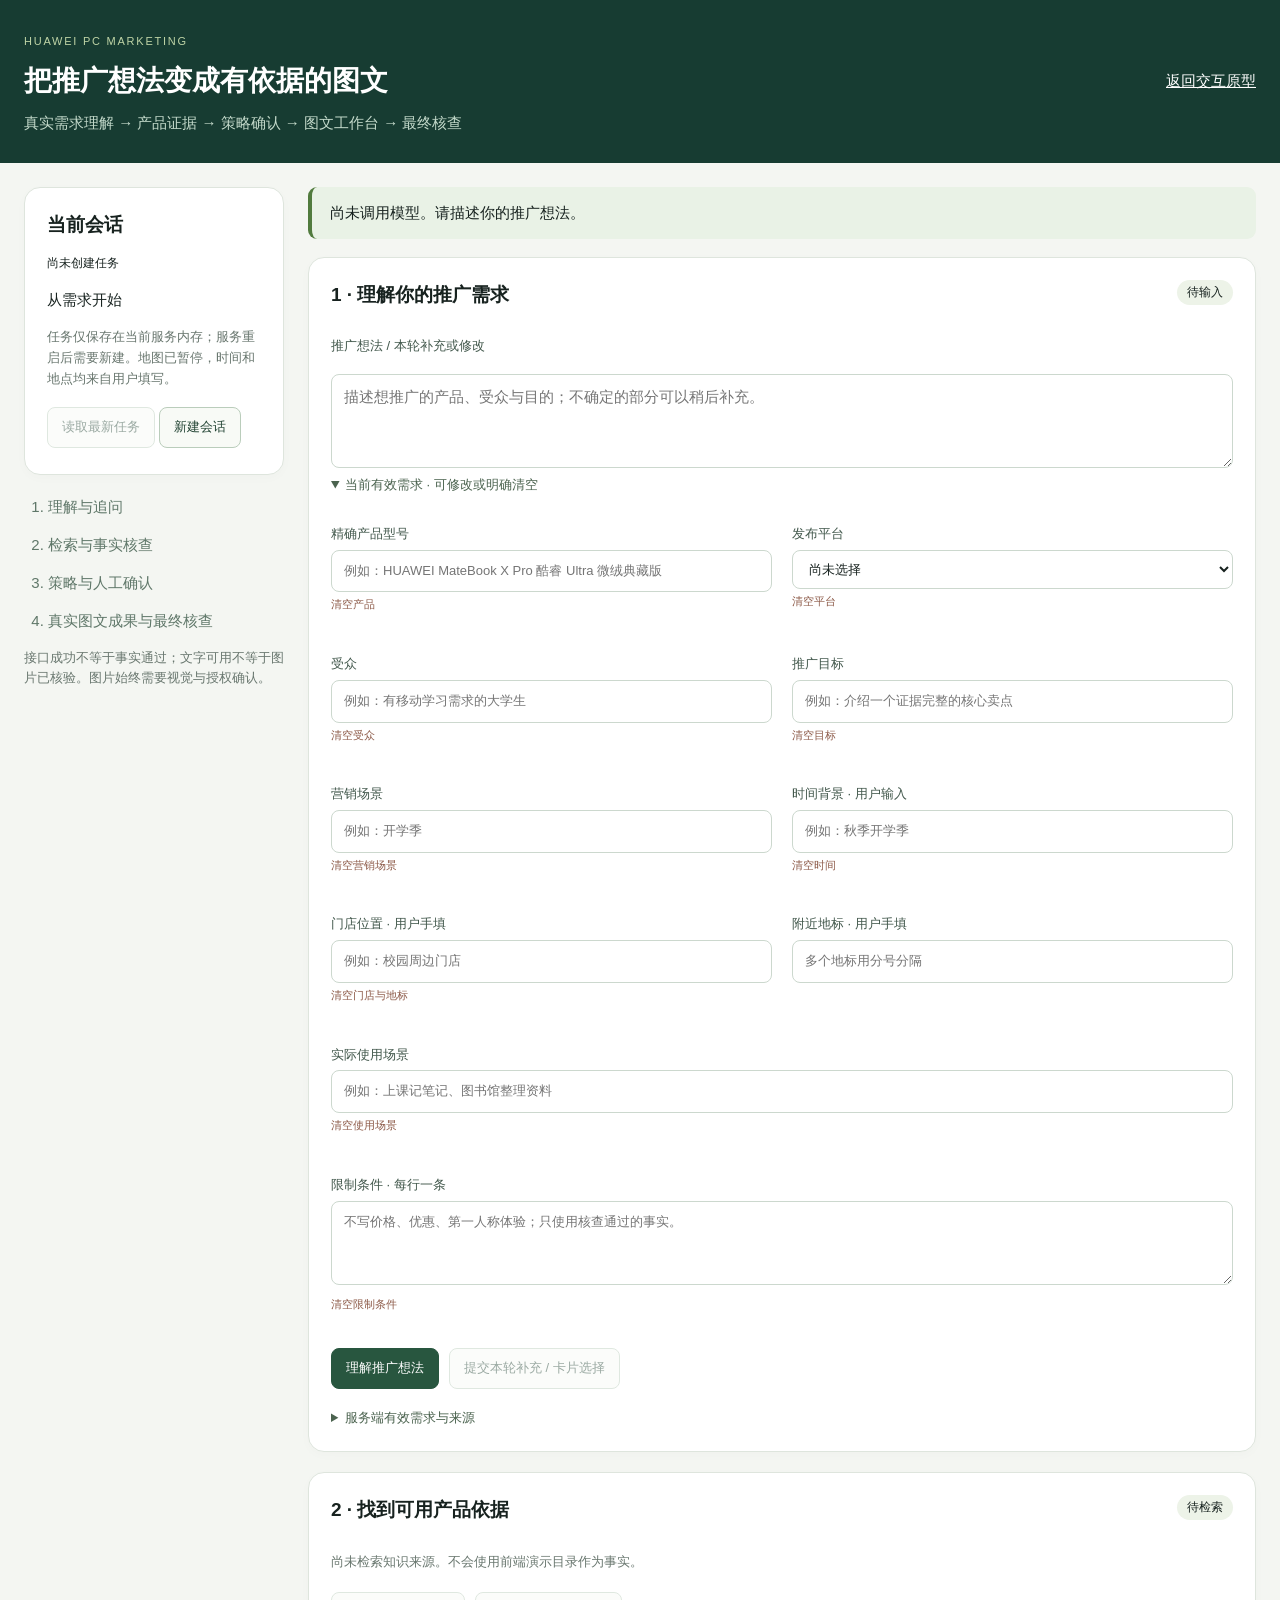
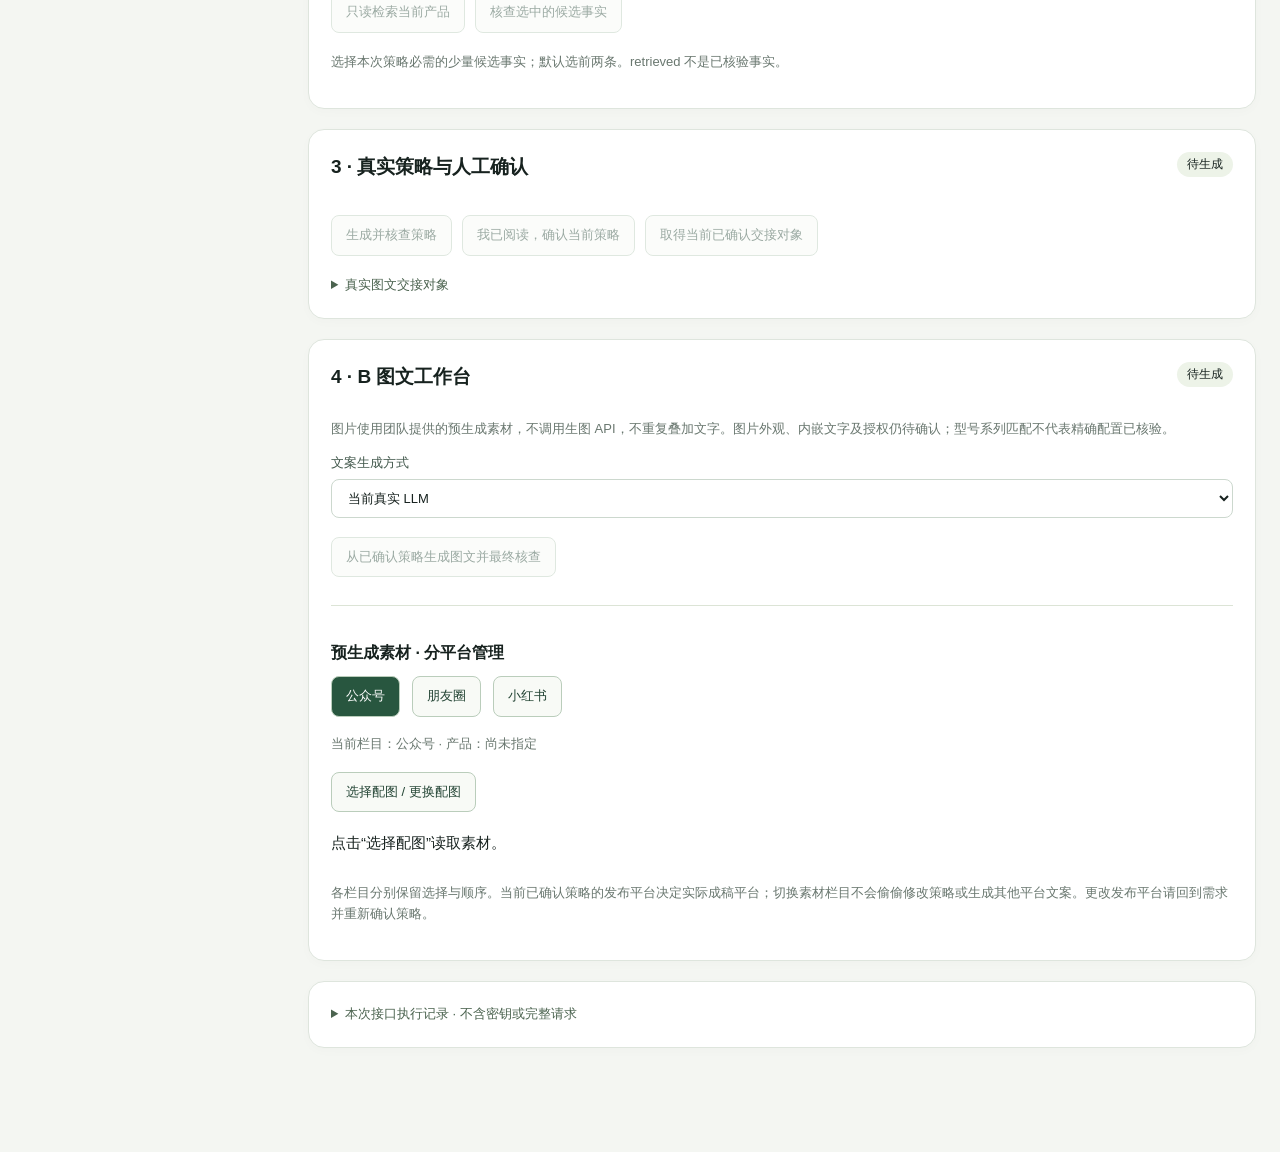
<file: ui/demo.html>
<!doctype html>
<html lang="zh-CN">
<head><meta charset="utf-8"><meta name="viewport" content="width=device-width,initial-scale=1"><title>华为 PC · 复赛真实流程</title><link rel="icon" href="data:,"><link rel="stylesheet" href="demo-flow.css"></head>
<body>
<header><div><span class="eyebrow">HUAWEI PC MARKETING</span><h1>把推广想法变成有依据的图文</h1><p>真实需求理解 → 产品证据 → 策略确认 → 图文工作台 → 最终核查</p></div><a href="/">返回交互原型</a></header>
<main>
  <aside>
    <div class="card"><h2>当前会话</h2><p id="task-meta">尚未创建任务</p><p id="workflow">从左侧需求开始</p><p class="muted">任务仅保存在当前服务内存；服务重启后需要新建。地图已暂停，时间和地点均来自用户填写。</p><button id="refresh" disabled>读取最新任务</button><button id="new-task">新建会话</button></div>
    <ol class="steps"><li>理解与追问</li><li>检索与事实核查</li><li>策略与人工确认</li><li>真实图文成果与最终核查</li></ol>
    <p class="muted">接口成功不等于事实通过；文字可用不等于图片已核验。图片始终需要视觉与授权确认。</p>
  </aside>
  <div class="workspace">
    <div id="status" class="notice" role="status" aria-live="polite">尚未调用模型。请描述你的推广想法。</div>
    <div id="error" class="notice error" role="alert" hidden></div>
    <section class="card" id="requirements"><div class="section-head"><h2>1 · 理解你的推广需求</h2><span id="requirements-status" class="badge">待输入</span></div>
      <label for="idea">推广想法 / 本轮补充或修改</label><textarea id="idea" rows="3" placeholder="描述想推广的产品、受众与目的；不确定的部分可以稍后补充。"></textarea>
      <details id="fields" open><summary>当前有效需求 · 可修改或明确清空</summary><div class="grid">
        <label>精确产品型号<input id="product_query" autocomplete="off" placeholder="例如：HUAWEI MateBook X Pro 酷睿 Ultra 微绒典藏版"><button type="button" class="clear" data-clear="product_query">清空产品</button></label>
        <label>发布平台<select id="platform"><option value="">尚未选择</option><option>门店朋友圈</option><option>小红书</option><option>公众号</option></select><button type="button" class="clear" data-clear="platform">清空平台</button></label>
        <label>受众<input id="audience" placeholder="例如：有移动学习需求的大学生"><button type="button" class="clear" data-clear="audience">清空受众</button></label>
        <label>推广目标<input id="goal" placeholder="例如：介绍一个证据完整的核心卖点"><button type="button" class="clear" data-clear="goal">清空目标</button></label>
        <label>营销场景<input id="scene" placeholder="例如：开学季"><button type="button" class="clear" data-clear="scene">清空营销场景</button></label>
        <label>时间背景 · 用户输入<input id="time" placeholder="例如：秋季开学季"><button type="button" class="clear" data-clear="scenario_inputs.time">清空时间</button></label>
        <label>门店位置 · 用户手填<input id="store" placeholder="例如：校园周边门店"><button type="button" class="clear" data-clear="scenario_inputs.store">清空门店与地标</button></label>
        <label>附近地标 · 用户手填<input id="landmarks" placeholder="多个地标用分号分隔"></label>
        <label class="wide">实际使用场景<input id="usage" placeholder="例如：上课记笔记、图书馆整理资料"><button type="button" class="clear" data-clear="scenario_inputs.usage">清空使用场景</button></label>
        <label class="wide">限制条件 · 每行一条<textarea id="constraints" rows="3" placeholder="不写价格、优惠、第一人称体验；只使用核查通过的事实。"></textarea><button type="button" class="clear" data-clear="constraints">清空限制条件</button></label>
      </div></details>
      <div id="cards" aria-live="polite"></div><div id="summary" class="summary"></div>
      <div class="actions"><button id="understand" class="primary">理解推广想法</button><button id="continue" disabled>提交本轮补充 / 卡片选择</button></div>
      <details><summary>服务端有效需求与来源</summary><pre id="task-snapshot">无任务</pre></details>
    </section>
    <section class="card"><div class="section-head"><h2>2 · 找到可用产品依据</h2><span id="facts-status" class="badge">待检索</span></div>
      <p id="source" class="muted">尚未检索知识来源。不会使用前端演示目录作为事实。</p>
      <div class="actions"><button id="research" disabled>只读检索当前产品</button><button id="check-facts" disabled>核查选中的候选事实</button></div>
      <p class="muted">选择本次策略必需的少量候选事实；默认选前两条。retrieved 不是已核验事实。</p><div id="facts"></div><div id="fact-results"></div>
    </section>
    <section class="card"><div class="section-head"><h2>3 · 真实策略与人工确认</h2><span id="strategy-status" class="badge">待生成</span></div>
      <div class="actions"><button id="generate-strategy" disabled>生成并核查策略</button><button id="confirm-strategy" disabled>我已阅读，确认当前策略</button><button id="handoff" disabled>取得当前已确认交接对象</button></div>
      <div id="strategy"></div><div id="strategy-check"></div><details><summary>真实图文交接对象</summary><pre id="handoff-json">尚未取得</pre></details>
    </section>
    <section class="card"><div class="section-head"><h2>4 · B 图文工作台</h2><span id="content-status" class="badge">待生成</span></div>
      <p class="muted">图片使用团队提供的预生成素材，不调用生图 API，不重复叠加文字。图片外观、内嵌文字及授权仍待确认；型号系列匹配不代表精确配置已核验。</p>
      <label>文案生成方式<select id="copy-mode"><option value="llm">当前真实 LLM</option><option value="assembly">已有事实组装（程序生成，非模型）</option></select></label>
      <div class="actions"><button id="generate-content" disabled>从已确认策略生成图文并最终核查</button><button id="resume-job" hidden>读取未完成的成果任务</button></div>
      <p id="job-status" role="status"></p><div id="content-editor" hidden>
        <label>标题<input id="copy-title"></label><label>正文<textarea id="copy-body" rows="7"></textarea></label><label>CTA<input id="copy-cta"></label><label>话题标签 · 分号分隔<input id="copy-tags"></label>
        <p id="edit-warning" class="muted">修改后旧核查立即失效；重新核查不会覆盖手工文案。</p>
        <div class="actions"><button id="save-check">保存修改并重新核查</button><button id="copy" disabled>复制已通过的文字</button><button id="download-text" disabled>下载可用文字</button><button id="download-package" disabled>下载审核包 · 图片待确认</button></div>
        <div id="visuals" class="visuals"></div><div id="final-result"></div>
      </div>
      <section class="material-library" aria-labelledby="material-heading"><h3 id="material-heading">预生成素材 · 分平台管理</h3>
        <div id="material-tabs" class="material-tabs" role="group" aria-label="素材平台"></div>
        <p id="material-context" class="muted">先填写产品并提交需求，再读取同产品素材。</p>
        <button id="load-materials">选择配图 / 更换配图</button>
        <p id="material-status" role="status"></p><div id="material-library" class="material-grid"></div>
        <p class="muted">各栏目分别保留选择与顺序。当前已确认策略的发布平台决定实际成稿平台；切换素材栏目不会偷偷修改策略或生成其他平台文案。更改发布平台请回到需求并重新确认策略。</p>
      </section>
    </section>
    <details class="card"><summary>本次接口执行记录 · 不含密钥或完整请求</summary><ol id="events"></ol></details>
  </div>
</main><script src="demo-contracts.js"></script><script src="pregenerated.js"></script><script src="demo-flow.js"></script></body></html>
</file>
<file: ui/demo-flow.css>
:root{font-family:Inter,"PingFang SC","Microsoft YaHei",sans-serif;color:#17221f;background:#f4f6f2;font-size:15px;line-height:1.6}*{box-sizing:border-box}body{margin:0}header{background:#173c32;color:white;padding:28px max(24px,calc((100vw - 1420px)/2));display:flex;justify-content:space-between;align-items:center;gap:24px}header h1{font-size:28px;margin:7px 0}header p{margin:0;color:#c4dacb}header a{color:white;white-space:nowrap}.eyebrow{letter-spacing:.16em;font-size:11px;color:#bfd4a6}main{display:grid;grid-template-columns:260px minmax(0,1fr);gap:24px;max-width:1420px;margin:24px auto;padding:0 24px 60px}.workspace{min-width:0}.card{background:white;border:1px solid #dee5dd;border-radius:16px;padding:22px;margin-bottom:20px;box-shadow:0 3px 12px #173c3205}h2{font-size:19px;margin:0 0 14px}h3{font-size:16px;margin:18px 0 6px}.section-head{display:flex;justify-content:space-between;gap:12px;align-items:start}.badge{background:#edf3e8;border-radius:20px;padding:3px 10px;font-size:12px;white-space:nowrap}.muted{color:#69776f;font-size:13px}p{overflow-wrap:anywhere}.notice{background:#e9f2e6;border-left:4px solid #517b3e;border-radius:9px;padding:14px 18px;margin-bottom:18px;white-space:pre-wrap}.error{background:#fff0eb;border-color:#b44825;color:#8c2f17}.warning{background:#fff5df;border-color:#aa7e20}.grid{display:grid;grid-template-columns:1fr 1fr;gap:12px 20px;margin-top:16px}.wide{grid-column:1/-1}label{display:block;font-size:13px;color:#42584c;margin:12px 0}input,textarea,select{font:inherit;width:100%;padding:10px 12px;border:1px solid #ccd8ce;border-radius:8px;background:white;color:#17221f;margin-top:5px}textarea{resize:vertical}input:focus,textarea:focus,select:focus{outline:2px solid #9cba85;outline-offset:2px}button{font:inherit;font-size:13px;border:1px solid #bacdbb;background:#f8faf6;border-radius:8px;padding:9px 14px;cursor:pointer;margin:4px 4px 4px 0;color:#234434}button:hover{background:#edf3e8}button:disabled{opacity:.45;cursor:not-allowed}.primary{background:#28563f;color:white;border-color:#28563f}.primary:hover{background:#1a4230}.clear{border:0;padding:0;font-size:11px;color:#8c5947;background:transparent;display:block}button.clear:hover{background:transparent;text-decoration:underline}.actions{margin:15px 0;display:flex;flex-wrap:wrap;gap:6px}details summary{cursor:pointer;font-size:13px;color:#4b634f}pre{white-space:pre-wrap;overflow-wrap:anywhere;font-size:12px;line-height:1.5;background:#f6f8f3;border-radius:8px;padding:12px;max-height:380px;overflow:auto}.summary{white-space:pre-wrap;background:#f6f8f3;padding:12px;border-radius:8px;margin:12px 0}.summary:empty{display:none}fieldset{border:1px solid #d9e4cf;border-radius:10px;margin:16px 0;padding:14px}legend{font-weight:600;color:#28563f}.card-option{display:inline-flex;align-items:center;border:1px solid #d4dfca;border-radius:8px;margin:4px;padding:8px 12px;gap:8px;cursor:pointer}.card-option:has(input:checked){background:#ebf2e2;border-color:#809d6c}.card-option input,.fact-select{width:auto;margin:0}.fact{border-bottom:1px solid #e6ece2;padding:12px 0}.fact>label{font-size:14px;display:flex;align-items:start;gap:9px;margin:0}.fact-select{margin-top:6px!important;flex-shrink:0}.ref{font-size:12px;color:#748071}.check-item{padding:10px 12px;margin:8px 0;background:#f6f8f3;border-radius:8px}.blocked{border-left:4px solid #b44825}.passed{border-left:4px solid #709953}.visuals{display:flex;flex-wrap:wrap;gap:18px}.visual{max-width:320px;border:1px solid #dce4d6;border-radius:10px;padding:12px}.visual img{display:block;width:100%;max-height:370px;object-fit:contain}.steps{color:#5f7769;padding-left:24px}.steps li{margin:14px 0}#events{font-size:12px;color:#64786b;padding-left:20px}#task-meta{font-size:12px;word-break:break-all}.strategy-list{padding-left:22px}#strategy dt{font-weight:600;color:#34573f;margin-top:12px}#strategy dd{margin-left:0;white-space:pre-wrap}@media(max-width:900px){main{grid-template-columns:1fr}aside{display:none}header{padding:24px}header h1{font-size:22px}}@media(max-width:600px){.grid{grid-template-columns:1fr}.wide{grid-column:auto}main{padding:0 12px}.card{padding:16px}header{display:block}header a{display:inline-block;margin-top:16px}.section-head{flex-wrap:wrap}}
:root .material-library{border-top:1px solid #dce4d6;margin-top:24px;padding-top:16px}.material-tabs{display:flex;gap:8px;flex-wrap:wrap}.material-tabs button[aria-pressed=true]{background:#28563f;color:white}.material-grid{display:grid;grid-template-columns:repeat(auto-fill,minmax(210px,1fr));gap:14px}.material{border:1px solid #dce4d6;border-radius:10px;padding:12px;min-width:0}.material.selected{border:2px solid #517b3e;background:#f6f9f2}.material img{width:100%;height:230px;object-fit:contain;display:block;background:#f5f6f2;margin-bottom:10px}.material p{font-size:12px}.material .actions{gap:2px}.material button{font-size:11px;padding:6px 8px}.material-library .error{padding:8px}
</file>
